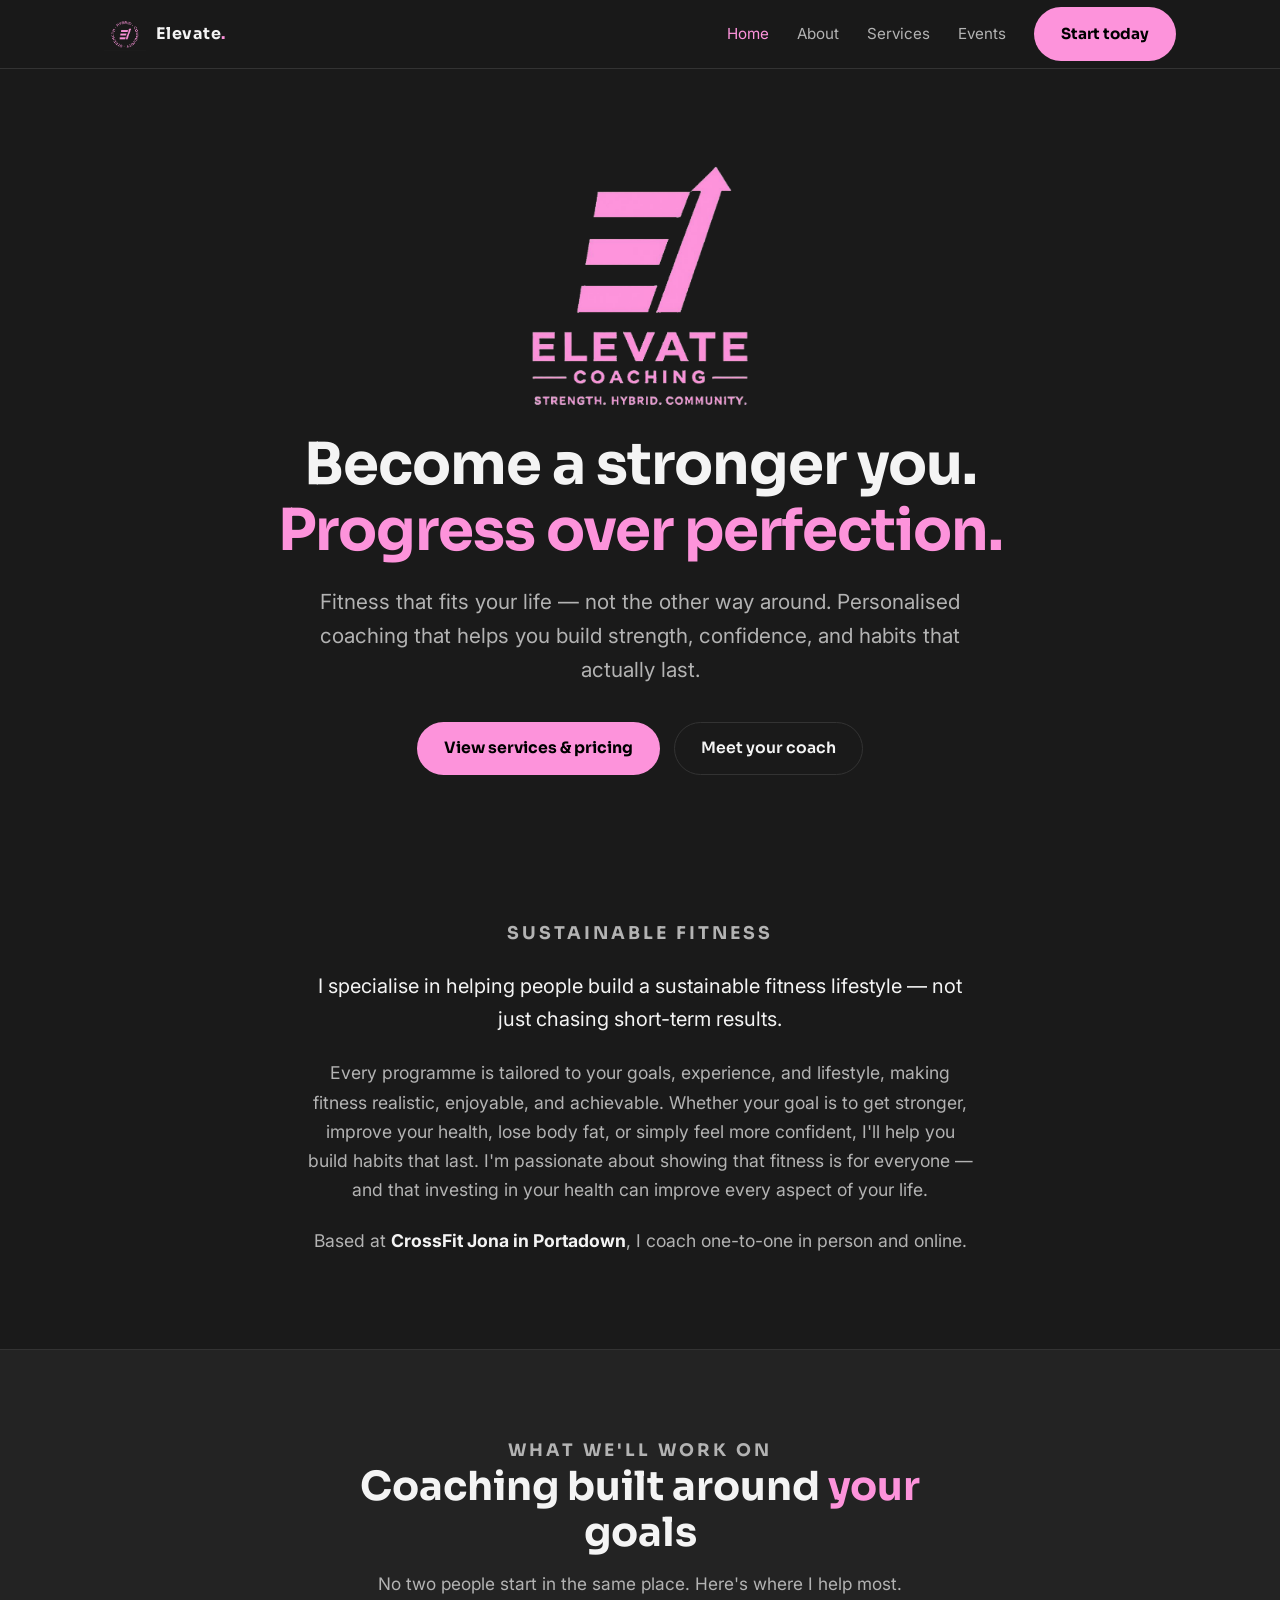
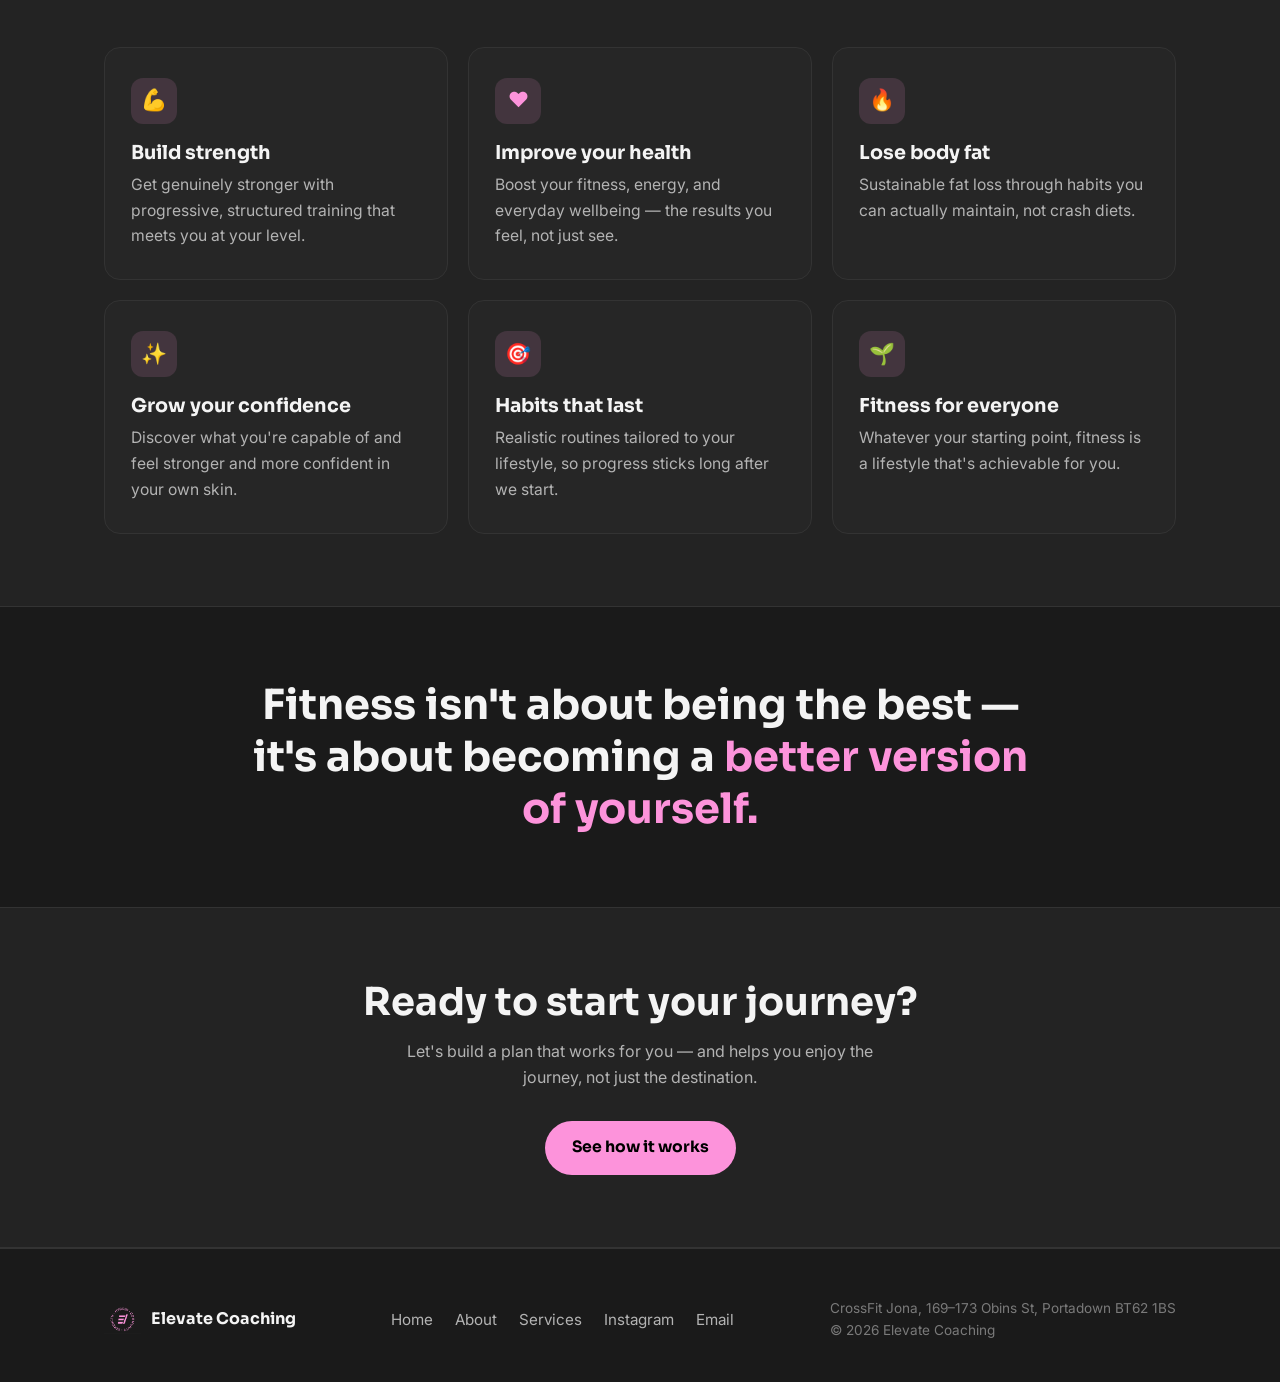
<file: index.html>
<!DOCTYPE html>
<html lang="en">
<head>
  <meta charset="UTF-8" />
  <meta name="viewport" content="width=device-width, initial-scale=1.0" />
  <title>Personal Trainer in Portadown | Elevate Coaching</title>
  <meta name="description" content="Personal training and online coaching in Portadown, Northern Ireland. Personalised programmes to build strength, confidence and lasting habits." />
  <link rel="canonical" href="https://elevatecoach.ing/" />
  <meta property="og:type" content="website" />
  <meta property="og:site_name" content="Elevate Coaching" />
  <meta property="og:title" content="Elevate Coaching — Personal Training" />
  <meta property="og:description" content="Fitness that fits your life — not the other way around. Personalised coaching to build strength, confidence and habits that last." />
  <meta property="og:url" content="https://elevatecoach.ing/" />
  <meta property="og:image" content="https://elevatecoach.ing/assets/og-image.png" />
  <meta property="og:image:width" content="1200" />
  <meta property="og:image:height" content="630" />
  <meta name="twitter:card" content="summary_large_image" />
  <meta name="twitter:title" content="Elevate Coaching — Personal Training" />
  <meta name="twitter:description" content="Fitness that fits your life — not the other way around." />
  <meta name="twitter:image" content="https://elevatecoach.ing/assets/og-image.png" />
  <link rel="icon" href="assets/logo.png" />
  <link rel="preconnect" href="https://fonts.googleapis.com" />
  <link rel="preconnect" href="https://fonts.gstatic.com" crossorigin />
  <link href="https://fonts.googleapis.com/css2?family=Inter:wght@400;500;600&family=Sora:wght@600;700&display=swap" rel="stylesheet" />
  <link rel="stylesheet" href="css/styles.css" />

  <!-- Local SEO structured data.
       NOTE: verify the geo latitude/longitude against the exact pin in Google Maps
       (right-click the CrossFit Jona pin → copy coordinates) and update if needed. -->
  <script type="application/ld+json">
  {
    "@context": "https://schema.org",
    "@type": "LocalBusiness",
    "name": "Elevate Coaching",
    "description": "Personal training and online coaching in Portadown, Northern Ireland — building strength, confidence and habits that last.",
    "url": "https://elevatecoach.ing/",
    "image": "https://elevatecoach.ing/assets/og-image.png",
    "email": "hello@elevatecoach.ing",
    "priceRange": "££",
    "currenciesAccepted": "GBP",
    "address": {
      "@type": "PostalAddress",
      "streetAddress": "CrossFit Jona, 169-173 Obins Street",
      "addressLocality": "Portadown",
      "addressRegion": "County Armagh",
      "postalCode": "BT62 1BS",
      "addressCountry": "GB"
    },
    "geo": {
      "@type": "GeoCoordinates",
      "latitude": 54.4306,
      "longitude": -6.4527
    },
    "areaServed": [
      { "@type": "City", "name": "Portadown" },
      { "@type": "City", "name": "Dungannon" },
      { "@type": "City", "name": "Lurgan" }
    ],
    "sameAs": [
      "https://instagram.com/coaching.elevate",
      "https://maps.app.goo.gl/dEavE6LLTjwoEjsp8"
    ]
  }
  </script>
</head>
<body>

  <!-- ===== Nav ===== -->
  <header class="nav">
    <div class="wrap nav__inner">
      <a class="nav__brand" href="index.html">
        <img src="assets/logo.png" alt="Elevate Coaching logo" />
        <span>Elevate<span class="accent">.</span></span>
      </a>
      <nav class="nav__links">
        <a href="index.html" class="is-active">Home</a>
        <a href="about.html">About</a>
        <a href="services.html">Services</a>
        <a href="events.html">Events</a>
        <!-- CTA: swap href for SumUp booking/subscription link when ready -->
        <a href="services.html" class="btn btn--primary nav__cta">Start today</a>
      </nav>
    </div>
  </header>

  <!-- ===== Hero ===== -->
  <section class="hero">
    <div class="wrap">
      <img class="hero__logo" src="assets/logo_full.png" alt="Elevate Coaching" />
      <h1>Become a stronger you.<br /><span class="accent">Progress over perfection.</span></h1>
      <p class="lead">Fitness that fits your life — not the other way around. Personalised coaching that helps you build strength, confidence, and habits that actually last.</p>
      <div class="hero__actions">
        <a href="services.html" class="btn btn--primary">View services &amp; pricing</a>
        <a href="about.html" class="btn btn--ghost">Meet your coach</a>
      </div>
    </div>
  </section>

  <!-- ===== Intro ===== -->
  <section class="section">
    <div class="wrap prose" style="text-align:center">
      <p class="eyebrow">Sustainable fitness</p>
      <p style="font-size:1.25rem;color:var(--text)">I specialise in helping people build a sustainable fitness lifestyle — not just chasing short-term results.</p>
      <p>Every programme is tailored to your goals, experience, and lifestyle, making fitness realistic, enjoyable, and achievable. Whether your goal is to get stronger, improve your health, lose body fat, or simply feel more confident, I'll help you build habits that last. I'm passionate about showing that fitness is for everyone — and that investing in your health can improve every aspect of your life.</p>
      <p>Based at <strong>CrossFit Jona in Portadown</strong>, I coach one-to-one in person and online.</p>
    </div>
  </section>

  <!-- ===== What I help with ===== -->
  <section class="section section--raised">
    <div class="wrap">
      <div class="section__head">
        <p class="eyebrow">What we'll work on</p>
        <h2>Coaching built around <span class="accent">your</span> goals</h2>
        <p>No two people start in the same place. Here's where I help most.</p>
      </div>
      <div class="grid grid--3">
        <div class="card">
          <div class="card__icon">💪</div>
          <h3>Build strength</h3>
          <p>Get genuinely stronger with progressive, structured training that meets you at your level.</p>
        </div>
        <div class="card">
          <div class="card__icon">❤️</div>
          <h3>Improve your health</h3>
          <p>Boost your fitness, energy, and everyday wellbeing — the results you feel, not just see.</p>
        </div>
        <div class="card">
          <div class="card__icon">🔥</div>
          <h3>Lose body fat</h3>
          <p>Sustainable fat loss through habits you can actually maintain, not crash diets.</p>
        </div>
        <div class="card">
          <div class="card__icon">✨</div>
          <h3>Grow your confidence</h3>
          <p>Discover what you're capable of and feel stronger and more confident in your own skin.</p>
        </div>
        <div class="card">
          <div class="card__icon">🎯</div>
          <h3>Habits that last</h3>
          <p>Realistic routines tailored to your lifestyle, so progress sticks long after we start.</p>
        </div>
        <div class="card">
          <div class="card__icon">🌱</div>
          <h3>Fitness for everyone</h3>
          <p>Whatever your starting point, fitness is a lifestyle that's achievable for you.</p>
        </div>
      </div>
    </div>
  </section>

  <!-- ===== Empowerment callout ===== -->
  <section class="section callout">
    <div class="wrap">
      <blockquote>Fitness isn't about being the best — it's about becoming a <span>better version of yourself.</span></blockquote>
    </div>
  </section>

  <!-- ===== CTA band ===== -->
  <section class="section section--raised cta-band">
    <div class="wrap">
      <h2>Ready to start your journey?</h2>
      <p>Let's build a plan that works for you — and helps you enjoy the journey, not just the destination.</p>
      <!-- CTA: swap href for SumUp / contact form when ready -->
      <a href="services.html" class="btn btn--primary">See how it works</a>
    </div>
  </section>

  <!-- ===== Footer ===== -->
  <footer class="footer">
    <div class="wrap footer__inner">
      <a class="footer__brand" href="index.html">
        <img src="assets/logo.png" alt="Elevate Coaching" />
        Elevate Coaching
      </a>
      <nav class="footer__links">
        <a href="index.html">Home</a>
        <a href="about.html">About</a>
        <a href="services.html">Services</a>
        <!-- TODO: real links -->
        <a href="https://instagram.com/coaching.elevate" target="_blank" rel="noopener">Instagram</a>
        <a href="mailto:hello@elevatecoach.ing">Email</a>
      </nav>
      <p class="footer__meta">CrossFit Jona, 169–173 Obins St, Portadown BT62 1BS<br />© 2026 Elevate Coaching</p>
    </div>
  </footer>

</body>
</html>
</file>
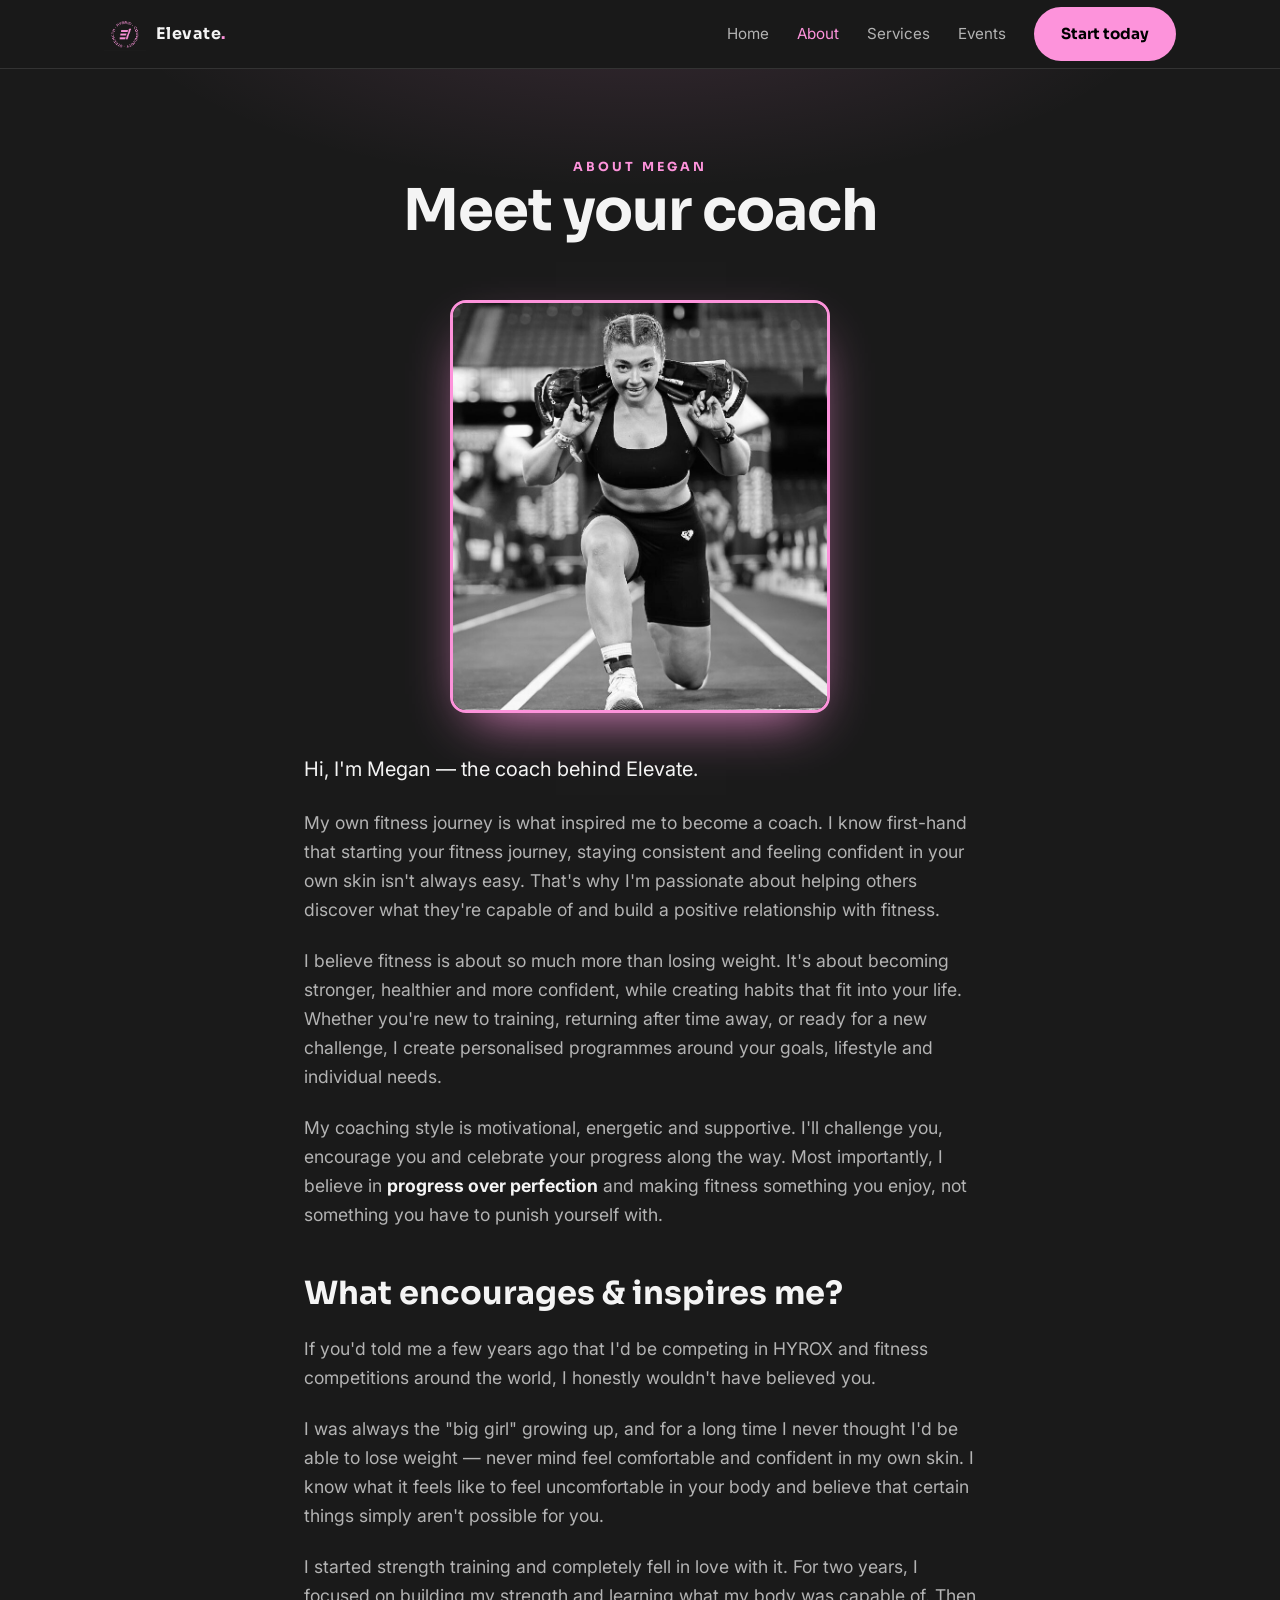
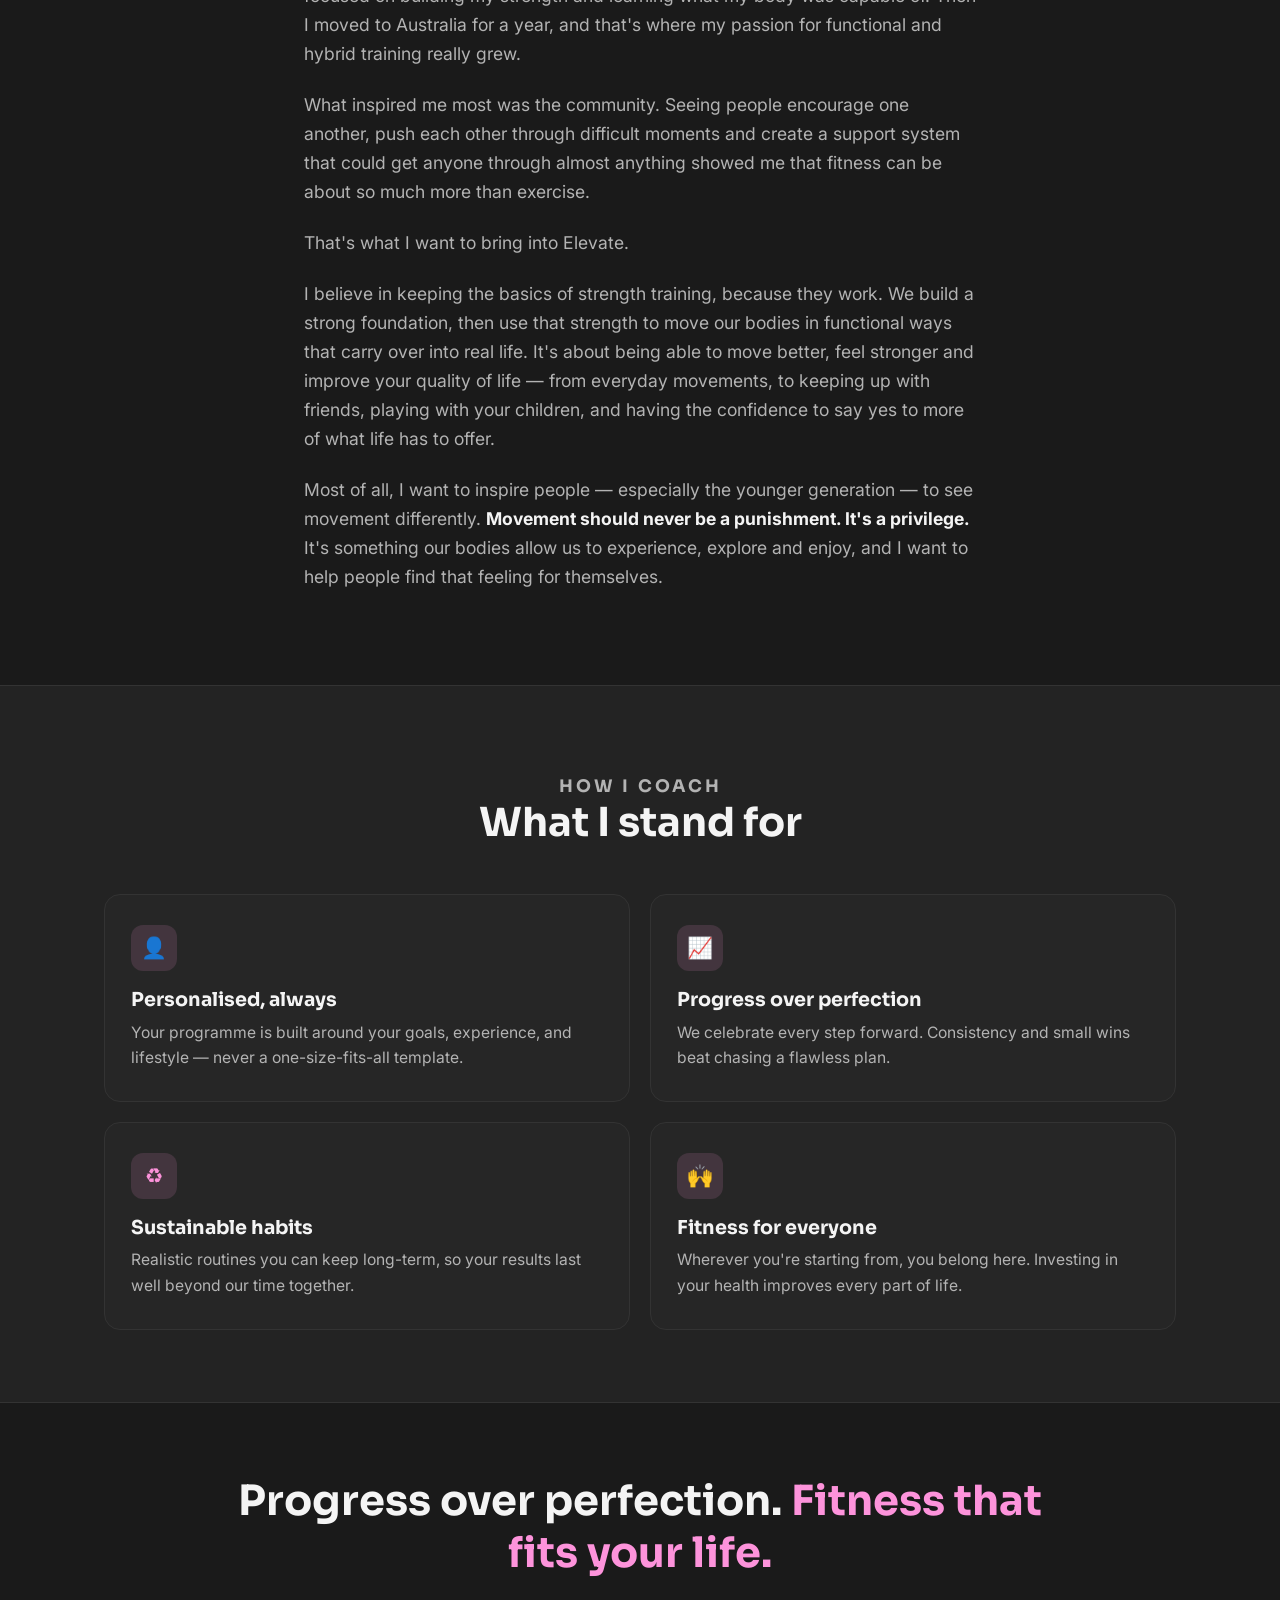
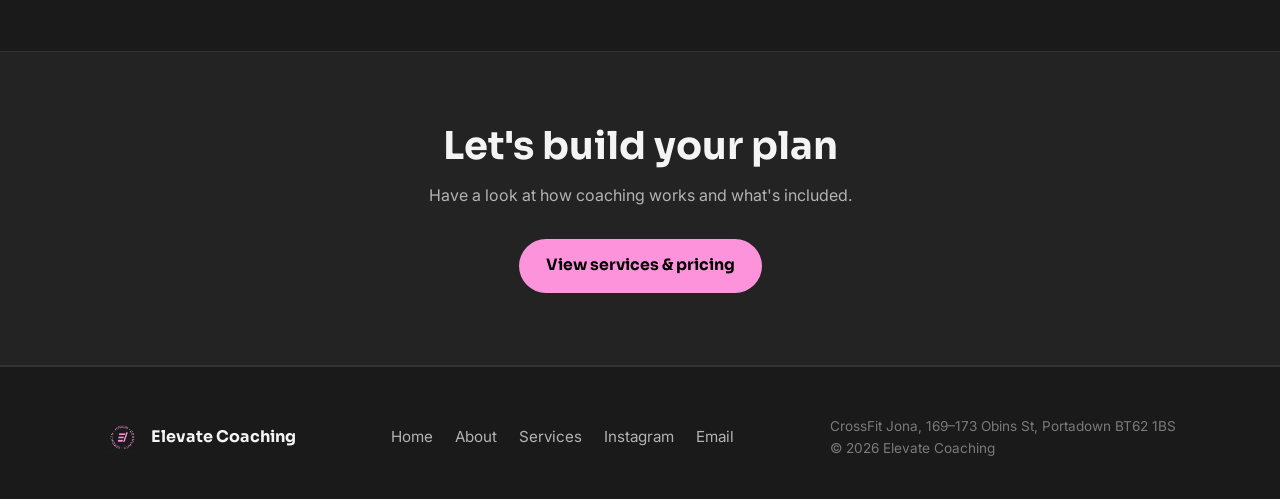
<file: about.html>
<!DOCTYPE html>
<html lang="en">
<head>
  <meta charset="UTF-8" />
  <meta name="viewport" content="width=device-width, initial-scale=1.0" />
  <title>Meet Your Coach — Personal Trainer in Portadown | Elevate Coaching</title>
  <meta name="description" content="Hi, I'm Megan — a personal trainer based in Portadown, Northern Ireland. Fitness is about more than losing weight; it's about building a stronger, more confident life." />
  <link rel="canonical" href="https://elevatecoach.ing/about.html" />
  <meta property="og:type" content="profile" />
  <meta property="og:site_name" content="Elevate Coaching" />
  <meta property="og:title" content="Meet your coach — Elevate Coaching" />
  <meta property="og:description" content="Hi, I'm Megan — the coach behind Elevate. My own fitness journey is what inspired me to help others build a positive relationship with fitness." />
  <meta property="og:url" content="https://elevatecoach.ing/about.html" />
  <meta property="og:image" content="https://elevatecoach.ing/assets/og-image.png" />
  <meta property="og:image:width" content="1200" />
  <meta property="og:image:height" content="630" />
  <meta name="twitter:card" content="summary_large_image" />
  <meta name="twitter:title" content="Meet your coach — Elevate Coaching" />
  <meta name="twitter:description" content="Hi, I'm Megan — the coach behind Elevate." />
  <meta name="twitter:image" content="https://elevatecoach.ing/assets/og-image.png" />
  <link rel="icon" href="assets/logo.png" />
  <link rel="preconnect" href="https://fonts.googleapis.com" />
  <link rel="preconnect" href="https://fonts.gstatic.com" crossorigin />
  <link href="https://fonts.googleapis.com/css2?family=Inter:wght@400;500;600&family=Sora:wght@600;700&display=swap" rel="stylesheet" />
  <link rel="stylesheet" href="css/styles.css" />
</head>
<body>

  <!-- ===== Nav ===== -->
  <header class="nav">
    <div class="wrap nav__inner">
      <a class="nav__brand" href="index.html">
        <img src="assets/logo.png" alt="Elevate Coaching logo" />
        <span>Elevate<span class="accent">.</span></span>
      </a>
      <nav class="nav__links">
        <a href="index.html">Home</a>
        <a href="about.html" class="is-active">About</a>
        <a href="services.html">Services</a>
        <a href="events.html">Events</a>
        <a href="services.html" class="btn btn--primary nav__cta">Start today</a>
      </nav>
    </div>
  </header>

  <!-- ===== Hero ===== -->
  <section class="hero" style="padding-bottom:32px">
    <div class="wrap">
      <p class="eyebrow">About Megan</p>
      <h1>Meet your coach</h1>
    </div>
  </section>

  <!-- ===== Coach photo ===== -->
  <section class="section" style="padding:24px 0 0">
    <div class="wrap">
      <img class="coach-photo" src="assets/meg.jpg" alt="Megan, founder and coach at Elevate Coaching" />
    </div>
  </section>

  <!-- ===== Story ===== -->
  <section class="section" style="padding-top:40px">
    <div class="wrap prose">
      <p class="lede">Hi, I'm Megan — the coach behind Elevate.</p>
      <p>My own fitness journey is what inspired me to become a coach. I know first-hand that starting your fitness journey, staying consistent and feeling confident in your own skin isn't always easy. That's why I'm passionate about helping others discover what they're capable of and build a positive relationship with fitness.</p>
      <p>I believe fitness is about so much more than losing weight. It's about becoming stronger, healthier and more confident, while creating habits that fit into your life. Whether you're new to training, returning after time away, or ready for a new challenge, I create personalised programmes around your goals, lifestyle and individual needs.</p>
      <p>My coaching style is motivational, energetic and supportive. I'll challenge you, encourage you and celebrate your progress along the way. Most importantly, I believe in <strong>progress over perfection</strong> and making fitness something you enjoy, not something you have to punish yourself with.</p>

      <h2>What encourages &amp; inspires me?</h2>
      <p>If you'd told me a few years ago that I'd be competing in HYROX and fitness competitions around the world, I honestly wouldn't have believed you.</p>
      <p>I was always the "big girl" growing up, and for a long time I never thought I'd be able to lose weight — never mind feel comfortable and confident in my own skin. I know what it feels like to feel uncomfortable in your body and believe that certain things simply aren't possible for you.</p>
      <p>I started strength training and completely fell in love with it. For two years, I focused on building my strength and learning what my body was capable of. Then I moved to Australia for a year, and that's where my passion for functional and hybrid training really grew.</p>
      <p>What inspired me most was the community. Seeing people encourage one another, push each other through difficult moments and create a support system that could get anyone through almost anything showed me that fitness can be about so much more than exercise.</p>
      <p>That's what I want to bring into Elevate.</p>
      <p>I believe in keeping the basics of strength training, because they work. We build a strong foundation, then use that strength to move our bodies in functional ways that carry over into real life. It's about being able to move better, feel stronger and improve your quality of life — from everyday movements, to keeping up with friends, playing with your children, and having the confidence to say yes to more of what life has to offer.</p>
      <p>Most of all, I want to inspire people — especially the younger generation — to see movement differently. <strong>Movement should never be a punishment. It's a privilege.</strong> It's something our bodies allow us to experience, explore and enjoy, and I want to help people find that feeling for themselves.</p>
    </div>
  </section>

  <!-- ===== Values ===== -->
  <section class="section section--raised">
    <div class="wrap">
      <div class="section__head">
        <p class="eyebrow">How I coach</p>
        <h2>What I stand for</h2>
      </div>
      <div class="grid grid--2">
        <div class="card">
          <div class="card__icon">👤</div>
          <h3>Personalised, always</h3>
          <p>Your programme is built around your goals, experience, and lifestyle — never a one-size-fits-all template.</p>
        </div>
        <div class="card">
          <div class="card__icon">📈</div>
          <h3>Progress over perfection</h3>
          <p>We celebrate every step forward. Consistency and small wins beat chasing a flawless plan.</p>
        </div>
        <div class="card">
          <div class="card__icon">♻️</div>
          <h3>Sustainable habits</h3>
          <p>Realistic routines you can keep long-term, so your results last well beyond our time together.</p>
        </div>
        <div class="card">
          <div class="card__icon">🙌</div>
          <h3>Fitness for everyone</h3>
          <p>Wherever you're starting from, you belong here. Investing in your health improves every part of life.</p>
        </div>
      </div>
    </div>
  </section>

  <!-- ===== Callout ===== -->
  <section class="section callout">
    <div class="wrap">
      <blockquote>Progress over perfection. <span>Fitness that fits your life.</span></blockquote>
    </div>
  </section>

  <!-- ===== CTA band ===== -->
  <section class="section section--raised cta-band">
    <div class="wrap">
      <h2>Let's build your plan</h2>
      <p>Have a look at how coaching works and what's included.</p>
      <a href="services.html" class="btn btn--primary">View services &amp; pricing</a>
    </div>
  </section>

  <!-- ===== Footer ===== -->
  <footer class="footer">
    <div class="wrap footer__inner">
      <a class="footer__brand" href="index.html">
        <img src="assets/logo.png" alt="Elevate Coaching" />
        Elevate Coaching
      </a>
      <nav class="footer__links">
        <a href="index.html">Home</a>
        <a href="about.html">About</a>
        <a href="services.html">Services</a>
        <a href="https://instagram.com/coaching.elevate" target="_blank" rel="noopener">Instagram</a>
        <a href="mailto:hello@elevatecoach.ing">Email</a>
      </nav>
      <p class="footer__meta">CrossFit Jona, 169–173 Obins St, Portadown BT62 1BS<br />© 2026 Elevate Coaching</p>
    </div>
  </footer>

</body>
</html>
</file>
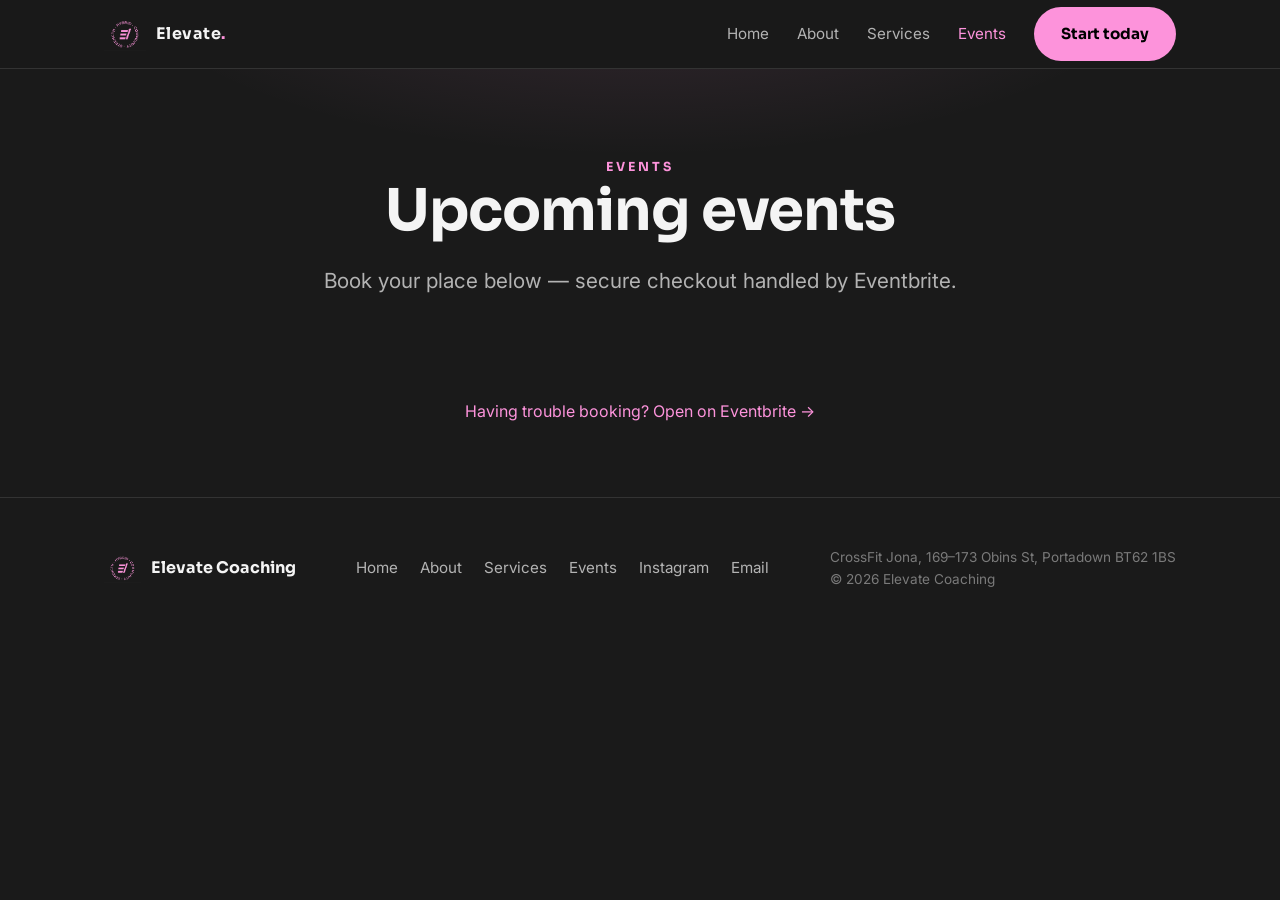
<file: events.html>
<!DOCTYPE html>
<html lang="en">
<head>
  <meta charset="UTF-8" />
  <meta name="viewport" content="width=device-width, initial-scale=1.0" />
  <title>Events — Elevate Coaching</title>
  <meta name="description" content="Book your place at Elevate Coaching's upcoming events and sessions in Portadown." />
  <link rel="canonical" href="https://elevatecoach.ing/events.html" />
  <meta property="og:type" content="website" />
  <meta property="og:site_name" content="Elevate Coaching" />
  <meta property="og:title" content="Events — Elevate Coaching" />
  <meta property="og:description" content="Book your place at Elevate Coaching's upcoming events and sessions." />
  <meta property="og:url" content="https://elevatecoach.ing/events.html" />
  <meta property="og:image" content="https://elevatecoach.ing/assets/og-image.png" />
  <meta property="og:image:width" content="1200" />
  <meta property="og:image:height" content="630" />
  <meta name="twitter:card" content="summary_large_image" />
  <meta name="twitter:title" content="Events — Elevate Coaching" />
  <meta name="twitter:description" content="Book your place at Elevate Coaching's upcoming events and sessions." />
  <meta name="twitter:image" content="https://elevatecoach.ing/assets/og-image.png" />
  <link rel="icon" href="assets/logo.png" />
  <link rel="preconnect" href="https://fonts.googleapis.com" />
  <link rel="preconnect" href="https://fonts.gstatic.com" crossorigin />
  <link href="https://fonts.googleapis.com/css2?family=Inter:wght@400;500;600&family=Sora:wght@600;700&display=swap" rel="stylesheet" />
  <link rel="stylesheet" href="css/styles.css" />
</head>
<body>

  <!-- ===== Nav ===== -->
  <header class="nav">
    <div class="wrap nav__inner">
      <a class="nav__brand" href="index.html">
        <img src="assets/logo.png" alt="Elevate Coaching logo" />
        <span>Elevate<span class="accent">.</span></span>
      </a>
      <nav class="nav__links">
        <a href="index.html">Home</a>
        <a href="about.html">About</a>
        <a href="services.html">Services</a>
        <a href="events.html" class="is-active">Events</a>
        <a href="services.html" class="btn btn--primary nav__cta">Start today</a>
      </nav>
    </div>
  </header>

  <!-- ===== Hero ===== -->
  <section class="hero" style="padding-bottom:24px">
    <div class="wrap">
      <p class="eyebrow">Events</p>
      <h1>Upcoming events</h1>
      <p class="lead">Book your place below — secure checkout handled by Eventbrite.</p>
    </div>
  </section>

  <!-- ===== Eventbrite checkout ===== -->
  <section class="section" style="padding-top:24px">
    <div class="wrap">
      <div id="eventbrite-widget-container-1998991222558" style="max-width:720px;margin:0 auto;"></div>
      <p style="text-align:center;margin-top:18px;">
        <a class="accent" href="https://www.eventbrite.co.uk/e/1998991222558" target="_blank" rel="noopener">Having trouble booking? Open on Eventbrite →</a>
      </p>
    </div>
  </section>

  <!-- ===== Footer ===== -->
  <footer class="footer">
    <div class="wrap footer__inner">
      <a class="footer__brand" href="index.html">
        <img src="assets/logo.png" alt="Elevate Coaching" />
        Elevate Coaching
      </a>
      <nav class="footer__links">
        <a href="index.html">Home</a>
        <a href="about.html">About</a>
        <a href="services.html">Services</a>
        <a href="events.html">Events</a>
        <a href="https://instagram.com/coaching.elevate" target="_blank" rel="noopener">Instagram</a>
        <a href="mailto:hello@elevatecoach.ing">Email</a>
      </nav>
      <p class="footer__meta">CrossFit Jona, 169–173 Obins St, Portadown BT62 1BS<br />© 2026 Elevate Coaching</p>
    </div>
  </footer>

  <!-- Eventbrite embedded checkout -->
  <script src="https://www.eventbrite.co.uk/static/widgets/eb_widgets.js"></script>
  <script type="text/javascript">
    var elevateOrderComplete = function () {
      console.log('Order complete!');
    };

    window.EBWidgets.createWidget({
      widgetType: 'checkout',
      eventId: '1998991222558',
      iframeContainerId: 'eventbrite-widget-container-1998991222558',
      iframeContainerHeight: 900,
      themeSettings: {
        brandColor: '#fd93db',
        fontColor: '#f4f4f4',
        background: '#1a1a1a'
      },
      onOrderComplete: elevateOrderComplete
    });
  </script>

</body>
</html>
</file>
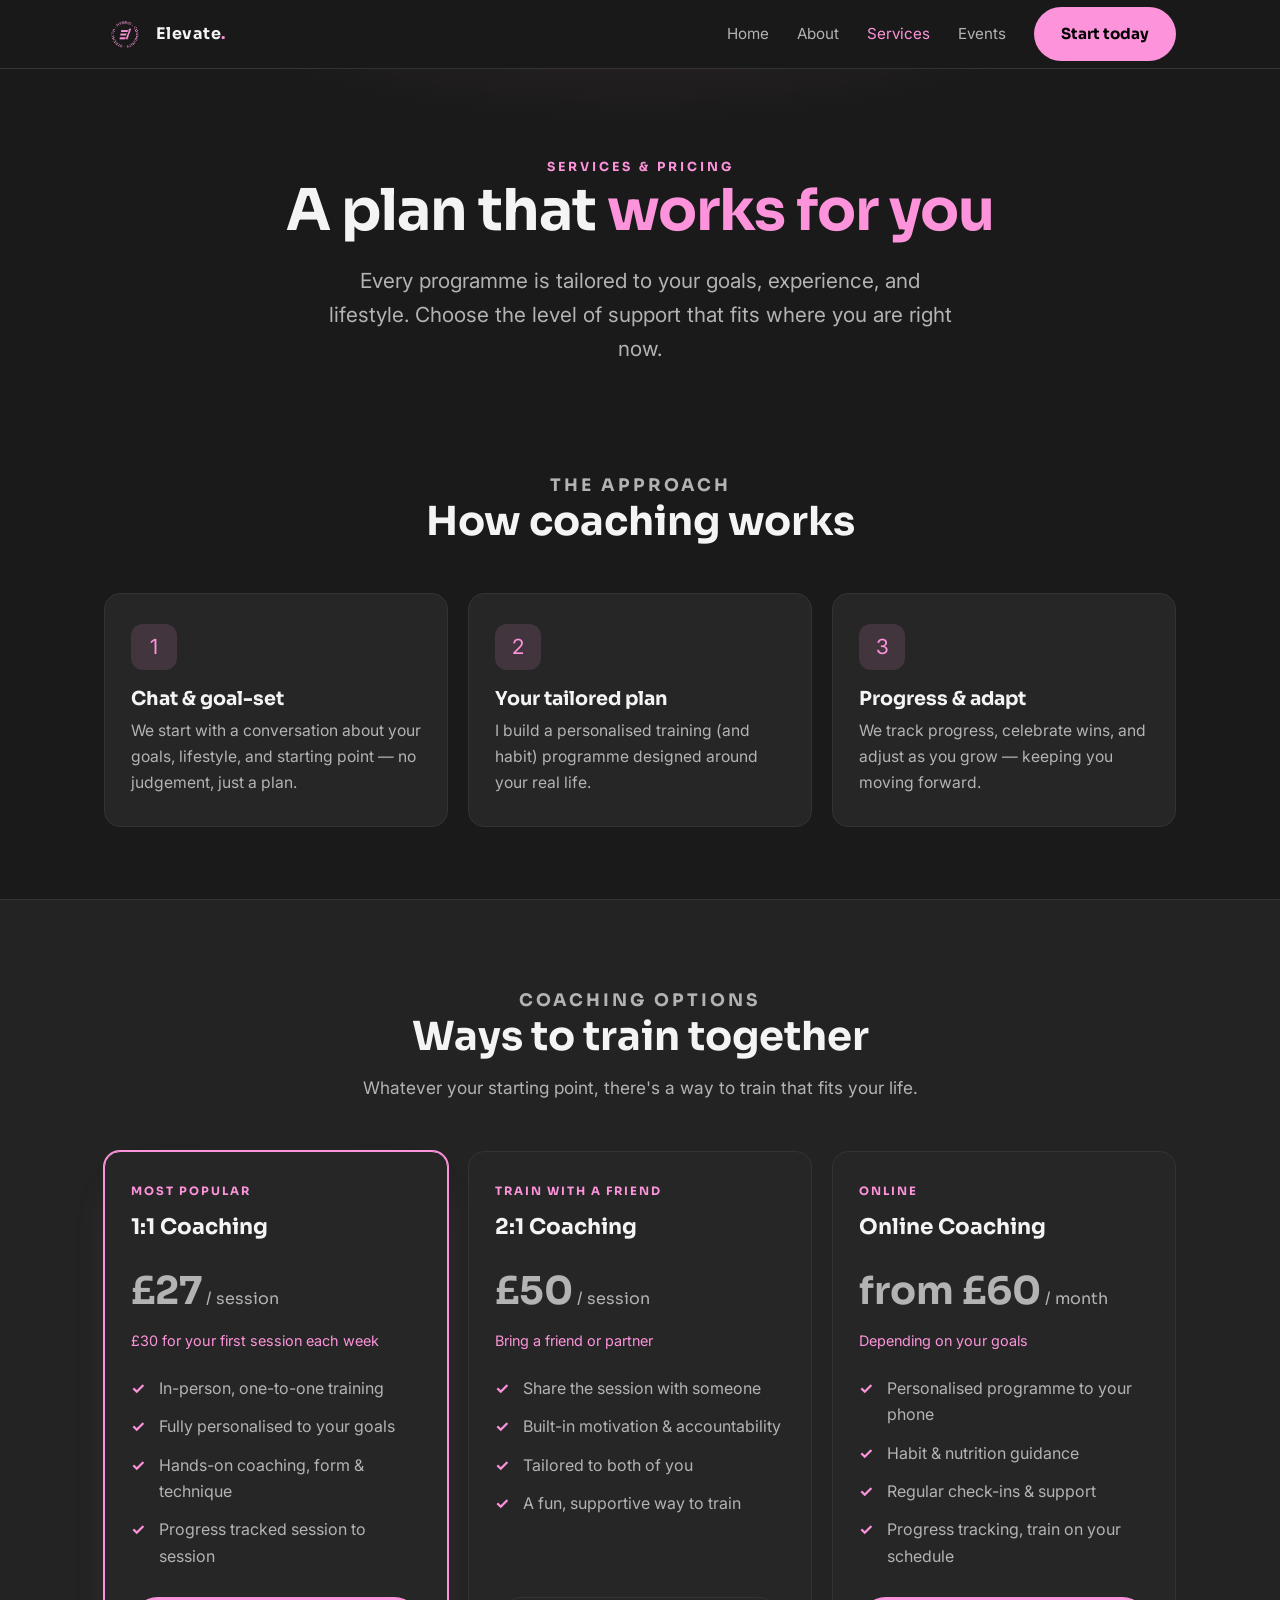
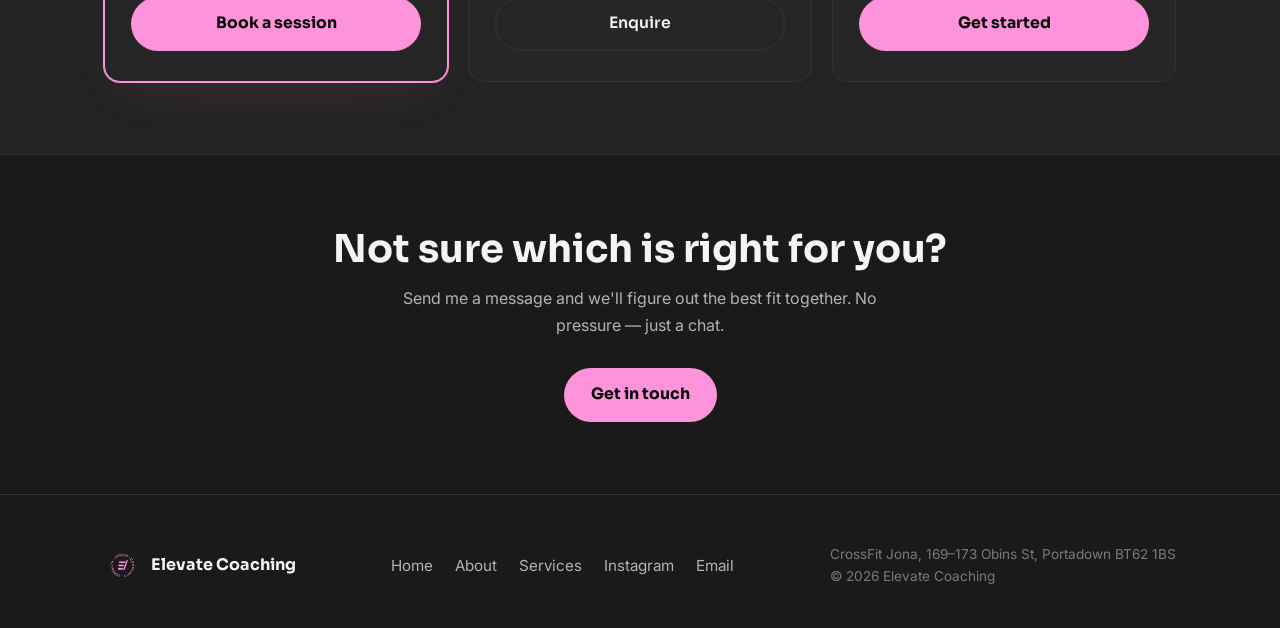
<file: services.html>
<!DOCTYPE html>
<html lang="en">
<head>
  <meta charset="UTF-8" />
  <meta name="viewport" content="width=device-width, initial-scale=1.0" />
  <title>Personal Training &amp; Coaching Prices in Portadown | Elevate Coaching</title>
  <meta name="description" content="Personal training and coaching prices in Portadown — 1:1 and 2:1 sessions plus online coaching, tailored to your goals, experience and lifestyle." />
  <link rel="canonical" href="https://elevatecoach.ing/services.html" />
  <meta property="og:type" content="website" />
  <meta property="og:site_name" content="Elevate Coaching" />
  <meta property="og:title" content="Services &amp; Pricing — Elevate Coaching" />
  <meta property="og:description" content="1:1 and 2:1 personal training and online coaching, tailored to your goals, experience and lifestyle." />
  <meta property="og:url" content="https://elevatecoach.ing/services.html" />
  <meta property="og:image" content="https://elevatecoach.ing/assets/og-image.png" />
  <meta property="og:image:width" content="1200" />
  <meta property="og:image:height" content="630" />
  <meta name="twitter:card" content="summary_large_image" />
  <meta name="twitter:title" content="Services &amp; Pricing — Elevate Coaching" />
  <meta name="twitter:description" content="1:1 and 2:1 personal training and online coaching, tailored to you." />
  <meta name="twitter:image" content="https://elevatecoach.ing/assets/og-image.png" />
  <link rel="icon" href="assets/logo.png" />
  <link rel="preconnect" href="https://fonts.googleapis.com" />
  <link rel="preconnect" href="https://fonts.gstatic.com" crossorigin />
  <link href="https://fonts.googleapis.com/css2?family=Inter:wght@400;500;600&family=Sora:wght@600;700&display=swap" rel="stylesheet" />
  <link rel="stylesheet" href="css/styles.css" />
</head>
<body>

  <!-- ===== Nav ===== -->
  <header class="nav">
    <div class="wrap nav__inner">
      <a class="nav__brand" href="index.html">
        <img src="assets/logo.png" alt="Elevate Coaching logo" />
        <span>Elevate<span class="accent">.</span></span>
      </a>
      <nav class="nav__links">
        <a href="index.html">Home</a>
        <a href="about.html">About</a>
        <a href="services.html" class="is-active">Services</a>
        <a href="events.html">Events</a>
        <a href="#pricing" class="btn btn--primary nav__cta">Start today</a>
      </nav>
    </div>
  </header>

  <!-- ===== Hero ===== -->
  <section class="hero" style="padding-bottom:32px">
    <div class="wrap">
      <p class="eyebrow">Services &amp; Pricing</p>
      <h1>A plan that <span class="accent">works for you</span></h1>
      <p class="lead">Every programme is tailored to your goals, experience, and lifestyle. Choose the level of support that fits where you are right now.</p>
    </div>
  </section>

  <!-- ===== How it works ===== -->
  <section class="section" style="padding-top:24px">
    <div class="wrap">
      <div class="section__head">
        <p class="eyebrow">The approach</p>
        <h2>How coaching works</h2>
      </div>
      <div class="grid grid--3">
        <div class="card">
          <div class="card__icon">1</div>
          <h3>Chat &amp; goal-set</h3>
          <p>We start with a conversation about your goals, lifestyle, and starting point — no judgement, just a plan.</p>
        </div>
        <div class="card">
          <div class="card__icon">2</div>
          <h3>Your tailored plan</h3>
          <p>I build a personalised training (and habit) programme designed around your real life.</p>
        </div>
        <div class="card">
          <div class="card__icon">3</div>
          <h3>Progress &amp; adapt</h3>
          <p>We track progress, celebrate wins, and adjust as you grow — keeping you moving forward.</p>
        </div>
      </div>
    </div>
  </section>

  <!-- ===== Pricing =====
       TODO for coach: replace the £XX prices, plan names, and bullet
       points below with your real offers. When SumUp links are ready,
       swap each button's href for the matching payment/subscription link. -->
  <section class="section section--raised" id="pricing">
    <div class="wrap">
      <div class="section__head">
        <p class="eyebrow">Coaching options</p>
        <h2>Ways to train together</h2>
        <p>Whatever your starting point, there's a way to train that fits your life.</p>
      </div>
      <!-- Prices confirmed by coach. When SumUp is ready, swap each button's
           href for the matching booking / subscription link. -->
      <div class="grid grid--3">

        <div class="card price-card is-featured">
          <span class="price-card__tag">Most popular</span>
          <h3>1:1 Coaching</h3>
          <p class="price">£27<span> / session</span></p>
          <p class="price-note">£30 for your first session each week</p>
          <ul>
            <li>In-person, one-to-one training</li>
            <li>Fully personalised to your goals</li>
            <li>Hands-on coaching, form &amp; technique</li>
            <li>Progress tracked session to session</li>
          </ul>
          <!-- SumUp: replace with booking link -->
          <a href="mailto:hello@elevatecoach.ing?subject=1:1%20Coaching" class="btn btn--primary">Book a session</a>
        </div>

        <div class="card price-card">
          <span class="price-card__tag">Train with a friend</span>
          <h3>2:1 Coaching</h3>
          <p class="price">£50<span> / session</span></p>
          <p class="price-note">Bring a friend or partner</p>
          <ul>
            <li>Share the session with someone</li>
            <li>Built-in motivation &amp; accountability</li>
            <li>Tailored to both of you</li>
            <li>A fun, supportive way to train</li>
          </ul>
          <!-- SumUp: replace with booking link -->
          <a href="mailto:hello@elevatecoach.ing?subject=2:1%20Coaching" class="btn btn--ghost">Enquire</a>
        </div>

        <div class="card price-card">
          <span class="price-card__tag">Online</span>
          <h3>Online Coaching</h3>
          <p class="price">from £60<span> / month</span></p>
          <p class="price-note">Depending on your goals</p>
          <ul>
            <li>Personalised programme to your phone</li>
            <li>Habit &amp; nutrition guidance</li>
            <li>Regular check-ins &amp; support</li>
            <li>Progress tracking, train on your schedule</li>
          </ul>
          <!-- SumUp: replace with subscription link -->
          <a href="mailto:hello@elevatecoach.ing?subject=Online%20Coaching" class="btn btn--primary">Get started</a>
        </div>

      </div>
    </div>
  </section>

  <!-- ===== CTA band ===== -->
  <section class="section cta-band">
    <div class="wrap">
      <h2>Not sure which is right for you?</h2>
      <p>Send me a message and we'll figure out the best fit together. No pressure — just a chat.</p>
      <!-- TODO: real email / contact form / SumUp link -->
      <a href="mailto:hello@elevatecoach.ing?subject=Coaching%20enquiry" class="btn btn--primary">Get in touch</a>
    </div>
  </section>

  <!-- ===== Footer ===== -->
  <footer class="footer">
    <div class="wrap footer__inner">
      <a class="footer__brand" href="index.html">
        <img src="assets/logo.png" alt="Elevate Coaching" />
        Elevate Coaching
      </a>
      <nav class="footer__links">
        <a href="index.html">Home</a>
        <a href="about.html">About</a>
        <a href="services.html">Services</a>
        <a href="https://instagram.com/coaching.elevate" target="_blank" rel="noopener">Instagram</a>
        <a href="mailto:hello@elevatecoach.ing">Email</a>
      </nav>
      <p class="footer__meta">CrossFit Jona, 169–173 Obins St, Portadown BT62 1BS<br />© 2026 Elevate Coaching</p>
    </div>
  </footer>

</body>
</html>
</file>
<file: css/styles.css>
/* =========================================================
   Elevate Coaching — shared stylesheet
   Brand: bg #1a1a1a · accent #fd93db
   Edit the variables below to retune the whole site.
   ========================================================= */

:root {
  --bg:            #1a1a1a;
  --bg-raised:     #232323;
  --bg-card:       #262626;
  --accent:        #fd93db;
  --accent-soft:   #fd93db22;   /* translucent accent for glows/borders */
  --text:          #f4f4f4;
  --text-muted:    #b3b3b3;
  --border:        #333333;

  --font-head: 'Sora', system-ui, -apple-system, 'Segoe UI', sans-serif;
  --font-body: 'Inter', system-ui, -apple-system, 'Segoe UI', sans-serif;

  --maxw: 1120px;
  --radius: 16px;
}

* { box-sizing: border-box; margin: 0; padding: 0; }

html { scroll-behavior: smooth; }

html, body { overflow-x: hidden; }

body {
  background: var(--bg);
  color: var(--text);
  font-family: var(--font-body);
  line-height: 1.65;
  -webkit-font-smoothing: antialiased;
  text-rendering: optimizeLegibility;
}

img { max-width: 100%; display: block; }

a { color: inherit; text-decoration: none; }

h1, h2, h3 { font-family: var(--font-head); line-height: 1.15; font-weight: 700; }

.wrap { width: 100%; max-width: var(--maxw); margin-inline: auto; padding-inline: 24px; }

.accent { color: var(--accent); }

/* ---------- Nav ---------- */
.nav {
  position: sticky; top: 0; z-index: 50;
  background: rgba(26, 26, 26, 0.85);
  backdrop-filter: blur(10px);
  border-bottom: 1px solid var(--border);
}
.nav__inner {
  display: flex; align-items: center; justify-content: space-between;
  height: 68px;
}
.nav__brand { display: flex; align-items: center; gap: 10px; font-family: var(--font-head); font-weight: 700; letter-spacing: .5px; }
.nav__brand img { height: 34px; width: auto; }
.nav__links { display: flex; align-items: center; gap: 28px; }
.nav__links a { color: var(--text-muted); font-size: .95rem; transition: color .15s; }
.nav__links a:hover, .nav__links a.is-active { color: var(--accent); }
.nav__cta { display: none; }
/* Button in the nav must keep its black text — beat the .nav__links a colour rules */
.nav__links a.nav__cta,
.nav__links a.nav__cta:hover { color: #000; }

@media (min-width: 720px) { .nav__cta { display: inline-flex; } }

/* Narrow screens: stack brand over links, both centered, so nothing collides */
@media (max-width: 640px) {
  .nav__inner { flex-direction: column; height: auto; gap: 8px; padding-block: 12px; }
  .nav__links { gap: 20px; }
}

/* ---------- Buttons ---------- */
.btn {
  display: inline-flex; align-items: center; justify-content: center; gap: 8px;
  font-family: var(--font-head); font-weight: 600; font-size: .98rem;
  padding: 13px 26px; border-radius: 999px; cursor: pointer;
  transition: transform .15s ease, box-shadow .15s ease, background .15s ease;
  border: 1px solid transparent;
}
.btn--primary { background: var(--accent); color: #000; font-weight: 700; }
.btn--primary:hover { transform: translateY(-2px); box-shadow: 0 10px 30px -8px var(--accent); }
.btn--ghost { background: transparent; color: var(--text); border-color: var(--border); }
.btn--ghost:hover { border-color: var(--accent); color: var(--accent); }

/* ---------- Hero ---------- */
.hero { position: relative; overflow: hidden; padding: 88px 0 72px; text-align: center; }
.hero::before {
  content: ""; position: absolute; inset: -40% 0 auto 0; height: 480px;
  background: radial-gradient(60% 60% at 50% 0%, var(--accent-soft), transparent 70%);
  pointer-events: none;
}
.hero__logo { width: min(238px, 65vw); height: auto; margin: 0 auto 14px; }
.hero h1 { font-size: clamp(2.2rem, 6vw, 3.6rem); letter-spacing: -1px; }
.hero p.lead { color: var(--text-muted); font-size: clamp(1.05rem, 2.5vw, 1.3rem); max-width: 640px; margin: 20px auto 34px; }
.hero__actions { display: flex; gap: 14px; justify-content: center; flex-wrap: wrap; }

/* ---------- Sections ---------- */
.section { padding: 72px 0; }
.section--raised { background: var(--bg-raised); border-block: 1px solid var(--border); }
.section__head { max-width: 680px; margin: 0 auto 48px; text-align: center; }
.section__head h2 { font-size: clamp(1.7rem, 4vw, 2.5rem); }
.section__head p { color: var(--text-muted); margin-top: 14px; font-size: 1.08rem; }
.eyebrow { text-transform: uppercase; letter-spacing: 3px; font-size: .78rem; font-weight: 700; color: var(--accent); font-family: var(--font-head); }

/* ---------- Cards grid ---------- */
.grid { display: grid; gap: 20px; grid-template-columns: 1fr; }
@media (min-width: 620px) { .grid--2 { grid-template-columns: repeat(2, 1fr); } .grid--3 { grid-template-columns: repeat(2, 1fr); } }
@media (min-width: 900px) { .grid--3 { grid-template-columns: repeat(3, 1fr); } }

.card {
  background: var(--bg-card); border: 1px solid var(--border);
  border-radius: var(--radius); padding: 30px 26px;
  transition: border-color .18s, transform .18s;
}
.card:hover { border-color: var(--accent); transform: translateY(-3px); }
.card__icon {
  width: 46px; height: 46px; border-radius: 12px; margin-bottom: 18px;
  display: grid; place-items: center; background: var(--accent-soft); color: var(--accent);
  font-size: 1.3rem;
}
.card h3 { font-size: 1.2rem; margin-bottom: 8px; }
.card p { color: var(--text-muted); font-size: .98rem; }

/* ---------- Prose (about) ---------- */
.prose { max-width: 720px; margin-inline: auto; }
.prose p { color: var(--text-muted); font-size: 1.1rem; margin-bottom: 22px; }
.prose p strong { color: var(--text); }
.prose h2 { font-size: clamp(1.5rem, 3.5vw, 2rem); margin: 46px 0 22px; }
.prose h2 .accent { color: var(--accent); }
.prose .lede { font-size: 1.25rem; color: var(--text); }

/* ---------- Coach photo ---------- */
.coach-photo {
  display: block;
  width: 100%;
  max-width: 380px;
  margin: 0 auto;
  border-radius: var(--radius);
  border: 3px solid var(--accent);
  box-shadow: 0 22px 55px -22px var(--accent);
}

/* ---------- Pricing ---------- */
.price-card { display: flex; flex-direction: column; }
.price-card.is-featured { border-color: var(--accent); box-shadow: 0 0 0 1px var(--accent), 0 20px 50px -20px var(--accent-soft); }
.price-card__tag { align-self: flex-start; font-size: .72rem; font-weight: 700; letter-spacing: 2px; text-transform: uppercase; color: var(--accent); font-family: var(--font-head); margin-bottom: 14px; }
.price-card h3 { font-size: 1.35rem; }
.price-card .price { font-family: var(--font-head); font-size: 2.4rem; font-weight: 700; margin: 12px 0 4px; }
.price-card .price span { font-size: 1rem; color: var(--text-muted); font-weight: 400; }
.price-card .price-note { color: var(--accent); font-size: .9rem; margin-top: 2px; }
.price-card ul { list-style: none; margin: 22px 0 28px; display: grid; gap: 12px; }
.price-card li { color: var(--text-muted); padding-left: 28px; position: relative; }
.price-card li::before { content: "✓"; position: absolute; left: 0; color: var(--accent); font-weight: 700; }
.price-card .btn { margin-top: auto; }

/* ---------- Callout band ---------- */
.callout { text-align: center; }
.callout blockquote { font-family: var(--font-head); font-weight: 700; font-size: clamp(1.6rem, 4.5vw, 2.6rem); line-height: 1.25; max-width: 820px; margin-inline: auto; }
.callout blockquote span { color: var(--accent); }

/* ---------- CTA band ---------- */
.cta-band { text-align: center; }
.cta-band h2 { font-size: clamp(1.7rem, 4vw, 2.4rem); }
.cta-band p { color: var(--text-muted); margin: 14px auto 30px; max-width: 520px; }

/* ---------- Footer ---------- */
.footer { border-top: 1px solid var(--border); padding: 48px 0 40px; }
.footer__inner { display: flex; flex-direction: column; gap: 22px; align-items: center; text-align: center; }
.footer__brand { display: flex; align-items: center; gap: 10px; font-family: var(--font-head); font-weight: 700; }
.footer__brand img { height: 30px; }
.footer__links { display: flex; gap: 22px; flex-wrap: wrap; justify-content: center; }
.footer__links a { color: var(--text-muted); font-size: .95rem; transition: color .15s; }
.footer__links a:hover { color: var(--accent); }
.footer__meta { color: #7a7a7a; font-size: .85rem; }

@media (min-width: 720px) {
  .footer__inner { flex-direction: row; justify-content: space-between; text-align: left; }
}
</file>
